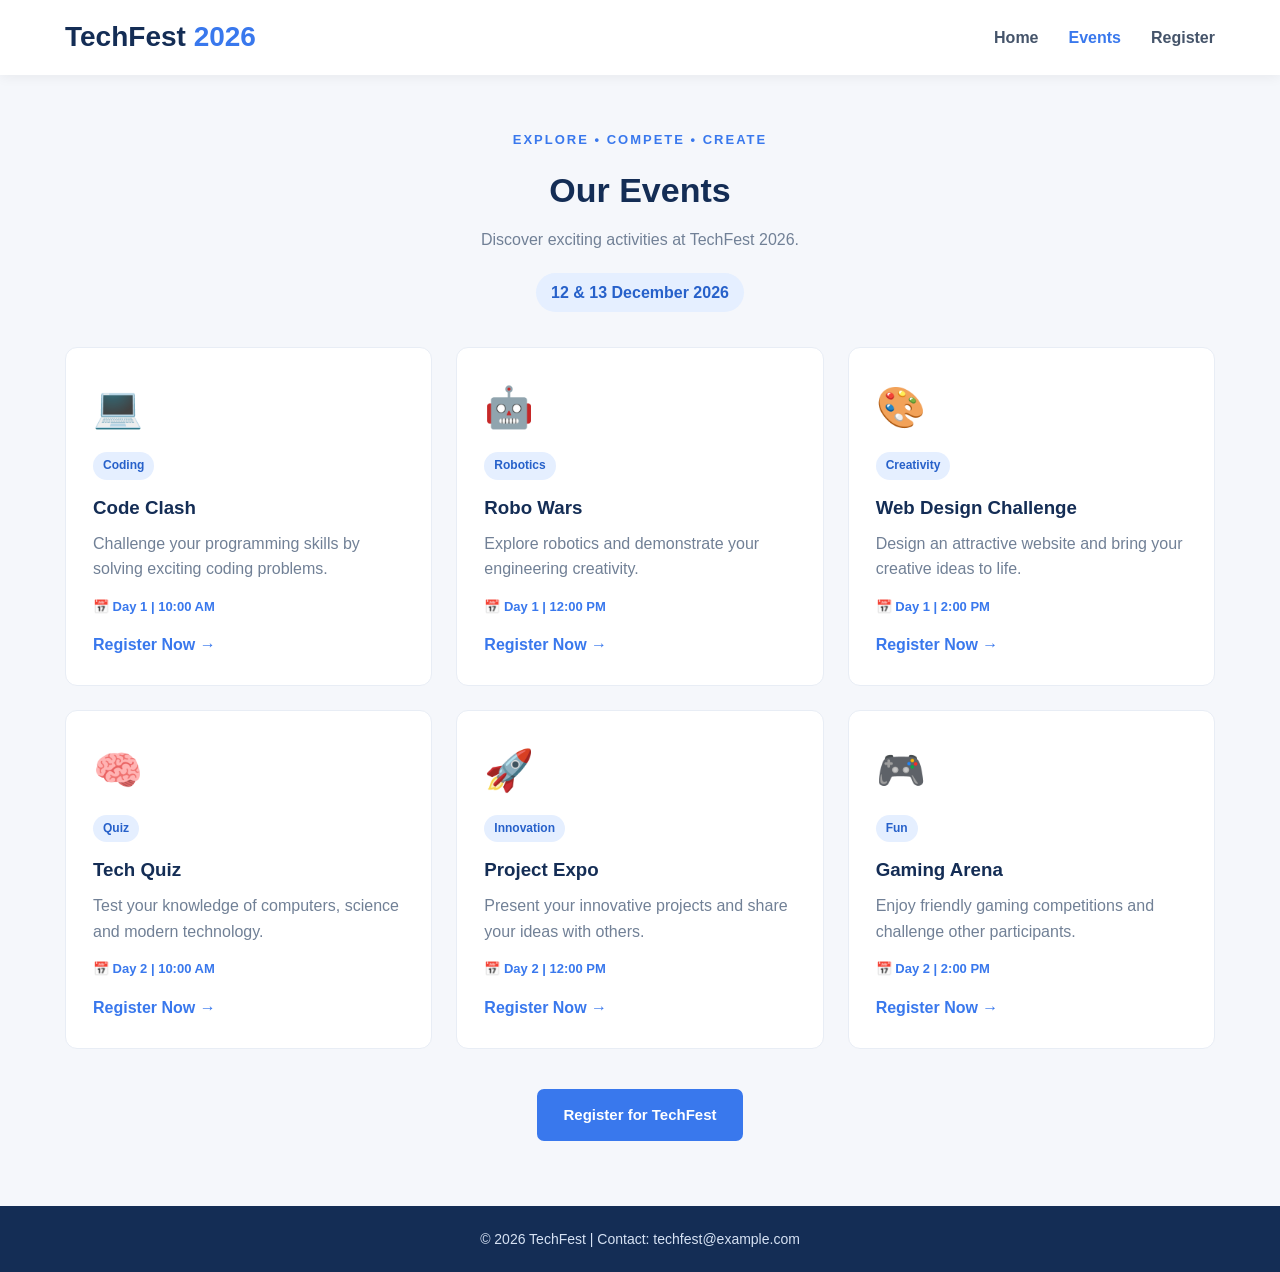
<file: events.html>
<!DOCTYPE html>
<html lang="en">
<head>
    <meta charset="UTF-8">
    <meta name="viewport" content="width=device-width, initial-scale=1.0">
    <title>TechFest 2026 | Events</title>
    <link rel="stylesheet" href="style.css">
</head>
<body>

<header>
    <div class="container navbar">
        <h1 class="logo">TechFest <span>2026</span></h1>

        <nav>
            <a href="index.html">Home</a>
            <a class="active" href="events.html">Events</a>
            <a href="register.html">Register</a>
        </nav>
    </div>
</header>

<main class="container page-content">

    <section class="page-heading">
        <p class="eyebrow">EXPLORE • COMPETE • CREATE</p>
        <h2>Our Events</h2>
        <p>Discover exciting activities at TechFest 2026.</p>
        <span class="date-label">12 & 13 December 2026</span>
    </section>

    <section class="events-grid">

        <article class="event-card">
            <div class="event-icon">💻</div>
            <span class="event-tag">Coding</span>
            <h3>Code Clash</h3>
            <p>Challenge your programming skills by solving exciting coding problems.</p>
            <p class="event-info">📅 Day 1 | 10:00 AM</p>
            <a href="register.html" class="text-link">Register Now →</a>
        </article>

        <article class="event-card">
            <div class="event-icon">🤖</div>
            <span class="event-tag">Robotics</span>
            <h3>Robo Wars</h3>
            <p>Explore robotics and demonstrate your engineering creativity.</p>
            <p class="event-info">📅 Day 1 | 12:00 PM</p>
            <a href="register.html" class="text-link">Register Now →</a>
        </article>

        <article class="event-card">
            <div class="event-icon">🎨</div>
            <span class="event-tag">Creativity</span>
            <h3>Web Design Challenge</h3>
            <p>Design an attractive website and bring your creative ideas to life.</p>
            <p class="event-info">📅 Day 1 | 2:00 PM</p>
            <a href="register.html" class="text-link">Register Now →</a>
        </article>

        <article class="event-card">
            <div class="event-icon">🧠</div>
            <span class="event-tag">Quiz</span>
            <h3>Tech Quiz</h3>
            <p>Test your knowledge of computers, science and modern technology.</p>
            <p class="event-info">📅 Day 2 | 10:00 AM</p>
            <a href="register.html" class="text-link">Register Now →</a>
        </article>

        <article class="event-card">
            <div class="event-icon">🚀</div>
            <span class="event-tag">Innovation</span>
            <h3>Project Expo</h3>
            <p>Present your innovative projects and share your ideas with others.</p>
            <p class="event-info">📅 Day 2 | 12:00 PM</p>
            <a href="register.html" class="text-link">Register Now →</a>
        </article>

        <article class="event-card">
            <div class="event-icon">🎮</div>
            <span class="event-tag">Fun</span>
            <h3>Gaming Arena</h3>
            <p>Enjoy friendly gaming competitions and challenge other participants.</p>
            <p class="event-info">📅 Day 2 | 2:00 PM</p>
            <a href="register.html" class="text-link">Register Now →</a>
        </article>

    </section>

    <div class="center-button">
        <a href="register.html" class="btn">Register for TechFest</a>
    </div>

</main>

<footer>
    <p>©️ 2026 TechFest | Contact: techfest@example.com</p>
</footer>

</body>
</html>
</file>
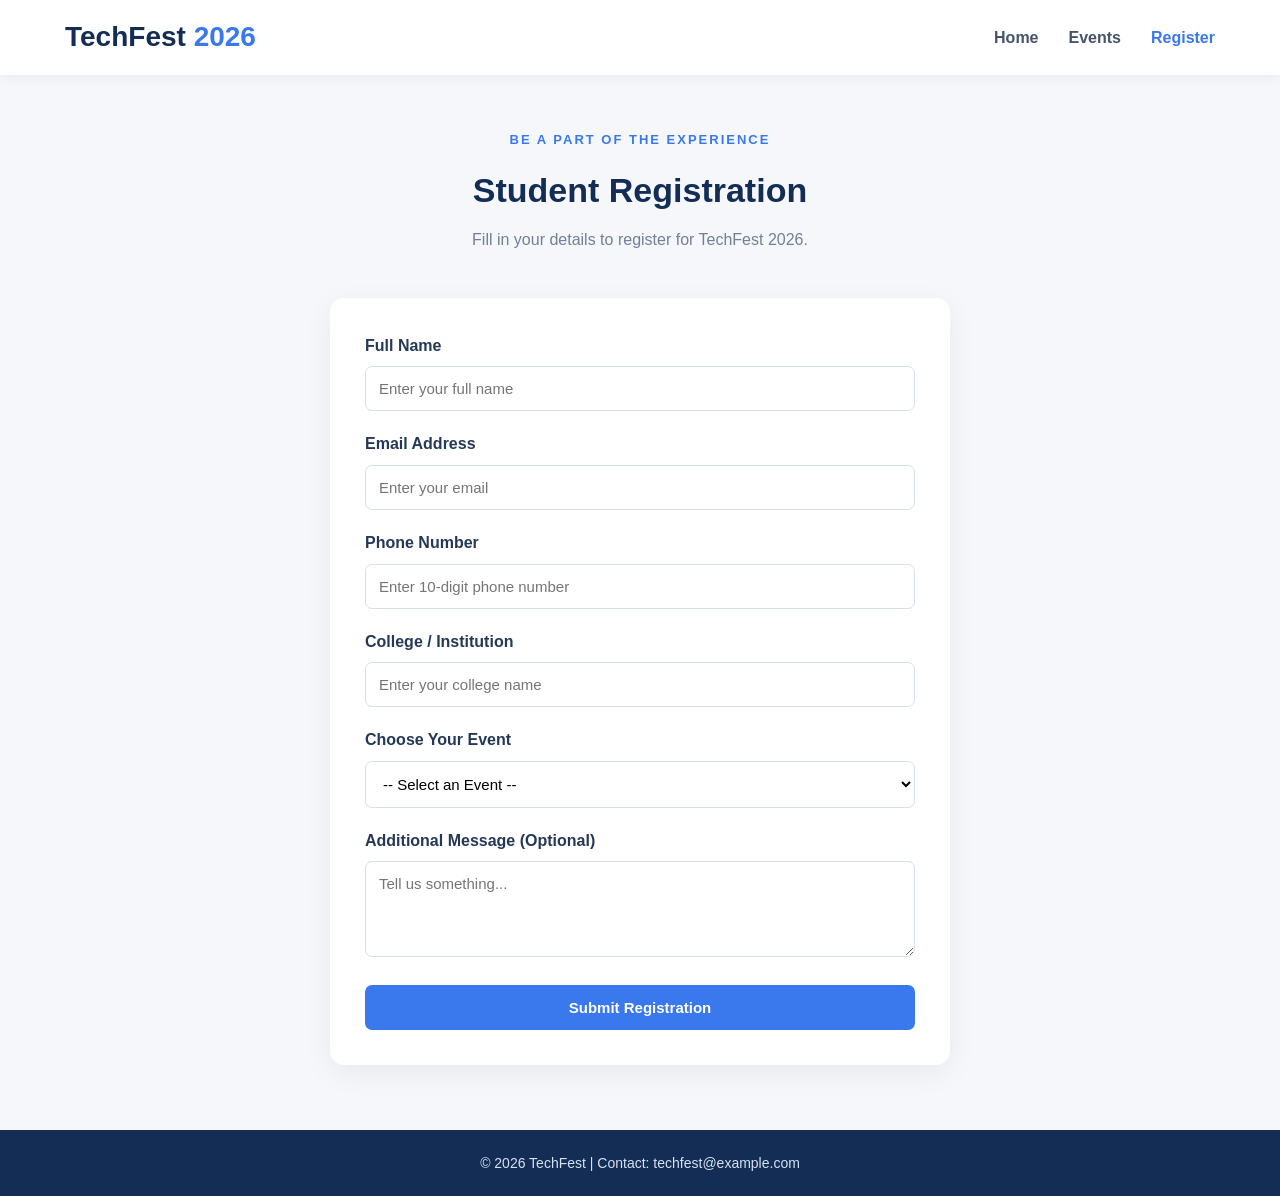
<file: register.html>
<!DOCTYPE html>
<html lang="en">
<head>
    <meta charset="UTF-8">
    <meta name="viewport" content="width=device-width, initial-scale=1.0">
    <title>TechFest 2026 | Register</title>
    <link rel="stylesheet" href="style.css">
    <script src="script.js" defer></script>
</head>
<body>

<header>
    <div class="container navbar">
        <h1 class="logo">TechFest <span>2026</span></h1>

        <nav>
            <a href="index.html">Home</a>
            <a href="events.html">Events</a>
            <a class="active" href="register.html">Register</a>
        </nav>
    </div>
</header>

<main class="container page-content">

    <section class="page-heading">
        <p class="eyebrow">BE A PART OF THE EXPERIENCE</p>
        <h2>Student Registration</h2>
        <p>Fill in your details to register for TechFest 2026.</p>
    </section>

    <section class="form-container">

        <form id="registrationForm">

            <div class="form-group">
                <label for="name">Full Name</label>
                <input type="text" id="name"
                    placeholder="Enter your full name" required>
            </div>

            <div class="form-group">
                <label for="email">Email Address</label>
                <input type="email" id="email"
                    placeholder="Enter your email" required>
            </div>

            <div class="form-group">
                <label for="phone">Phone Number</label>
                <input type="tel" id="phone"
                    placeholder="Enter 10-digit phone number"
                    pattern="[0-9]{10}" required>
            </div>

            <div class="form-group">
                <label for="college">College / Institution</label>
                <input type="text" id="college"
                    placeholder="Enter your college name" required>
            </div>

            <div class="form-group">
                <label for="event">Choose Your Event</label>
                <select id="event" required>
                    <option value="">-- Select an Event --</option>
                    <option>Code Clash</option>
                    <option>Robo Wars</option>
                    <option>Web Design Challenge</option>
                    <option>Tech Quiz</option>
                    <option>Project Expo</option>
                    <option>Gaming Arena</option>
                </select>
            </div>

            <div class="form-group">
                <label for="message">Additional Message (Optional)</label>
                <textarea id="message"
                    placeholder="Tell us something..."
                    rows="4"></textarea>
            </div>

            <button type="submit" class="btn submit-btn">
                Submit Registration
            </button>

        </form>

        <div id="confirmation" class="confirmation" hidden>
            <div class="success-icon">✓</div>
            <h2>Registration Successful!</h2>
            <p>Thank you for registering for TechFest 2026.</p>
            <p id="confirmationDetails"></p>
            <a href="index.html" class="btn">Back to Home</a>
        </div>

    </section>

</main>

<footer>
    <p>©️ 2026 TechFest | Contact: techfest@example.com</p>
</footer>

</body>
</html>
</file>
<file: style.css>
/* GENERAL SETTINGS */

* {
    margin: 0;
    padding: 0;
    box-sizing: border-box;
}

body {
    font-family: Arial, Helvetica, sans-serif;
    background: #f5f7fb;
    color: #202b3c;
    line-height: 1.6;
}

.container {
    width: 90%;
    max-width: 1150px;
    margin: auto;
}

a {
    text-decoration: none;
}

/* HEADER AND NAVIGATION */

header {
    background: #ffffff;
    box-shadow: 0 2px 12px rgba(0,0,0,0.06);
    position: sticky;
    top: 0;
    z-index: 100;
}

.navbar {
    min-height: 75px;
    display: flex;
    align-items: center;
    justify-content: space-between;
    gap: 20px;
}

.logo {
    font-size: 28px;
    color: #142d55;
}

.logo span {
    color: #3978ed;
}

nav {
    display: flex;
    gap: 30px;
}

nav a {
    color: #45546a;
    font-weight: 600;
    transition: 0.3s;
}

nav a:hover,
nav a.active {
    color: #3978ed;
}

/* HOME HERO */

.hero {
    padding: 65px 0;
    display: grid;
    grid-template-columns: 1fr 1.1fr;
    align-items: center;
    gap: 45px;
}

.eyebrow {
    color: #3978ed;
    font-weight: bold;
    font-size: 13px;
    letter-spacing: 2px;
    margin-bottom: 12px;
}

.hero h2 {
    font-size: clamp(32px, 5vw, 48px);
    line-height: 1.15;
    color: #142d55;
    margin-bottom: 20px;
}

.hero-content > p:not(.eyebrow) {
    color: #64748b;
    font-size: 17px;
    margin-bottom: 20px;
}

.date-box {
    display: inline-flex;
    gap: 8px;
    flex-wrap: wrap;
    background: #e5efff;
    padding: 12px 16px;
    border-radius: 8px;
    margin-bottom: 25px;
}

.date-box span {
    color: #2761ca;
    font-weight: bold;
}

.hero-buttons {
    display: flex;
    flex-wrap: wrap;
    gap: 12px;
}

.hero-image img {
    width: 100%;
    height: 360px;
    object-fit: cover;
    border-radius: 15px;
    box-shadow: 0 15px 35px rgba(20,45,85,0.15);
}

/* BUTTONS */

.btn {
    display: inline-block;
    background: #3978ed;
    color: white;
    border: 2px solid #3978ed;
    padding: 12px 24px;
    border-radius: 7px;
    font-size: 15px;
    font-weight: bold;
    cursor: pointer;
    transition: 0.3s;
}

.btn:hover {
    background: #245ac2;
    border-color: #245ac2;
    transform: translateY(-2px);
}

.btn-outline {
    background: transparent;
    color: #3978ed;
}

.btn-outline:hover {
    color: white;
}

/* WHY JOIN */

.why-section {
    padding: 50px 0 65px;
    text-align: center;
}

.why-section h2,
.page-heading h2 {
    color: #142d55;
    font-size: 34px;
}

.section-subtitle {
    color: #718096;
    margin: 8px 0 30px;
}

.benefit-grid {
    display: grid;
    grid-template-columns: repeat(3, 1fr);
    gap: 22px;
}

.benefit-card {
    background: white;
    padding: 30px 22px;
    border-radius: 12px;
    box-shadow: 0 5px 20px rgba(0,0,0,0.05);
}

.benefit-icon {
    font-size: 38px;
    margin-bottom: 12px;
}

.benefit-card h3 {
    color: #142d55;
    margin-bottom: 8px;
}

.benefit-card p {
    color: #718096;
}

/* CALL TO ACTION */

.cta {
    text-align: center;
    background: #142d55;
    color: white;
    padding: 45px 20px;
    border-radius: 14px;
    margin-bottom: 65px;
}

.cta h2 {
    font-size: 28px;
    margin-bottom: 10px;
}

.cta p {
    margin-bottom: 20px;
    color: #d6e2f4;
}

/* OTHER PAGE HEADINGS */

.page-content {
    padding-bottom: 65px;
}

.page-heading {
    text-align: center;
    padding: 55px 0 35px;
}

.page-heading > p:not(.eyebrow) {
    color: #718096;
    margin: 10px 0;
}

.date-label {
    display: inline-block;
    background: #e5efff;
    color: #2761ca;
    padding: 7px 15px;
    border-radius: 20px;
    font-weight: bold;
    margin-top: 10px;
}

/* EVENTS PAGE */

.events-grid {
    display: grid;
    grid-template-columns: repeat(3, 1fr);
    gap: 24px;
}

.event-card {
    background: white;
    padding: 27px;
    border-radius: 12px;
    border: 1px solid #e8edf5;
    transition: 0.3s;
}

.event-card:hover {
    transform: translateY(-5px);
    box-shadow: 0 10px 25px rgba(0,0,0,0.08);
}

.event-icon {
    font-size: 40px;
    margin-bottom: 12px;
}

.event-tag {
    display: inline-block;
    background: #e5efff;
    color: #2761ca;
    padding: 4px 10px;
    border-radius: 20px;
    font-size: 12px;
    font-weight: bold;
}

.event-card h3 {
    color: #142d55;
    margin: 13px 0 8px;
}

.event-card p {
    color: #718096;
    margin-bottom: 15px;
}

.event-card .event-info {
    color: #3978ed;
    font-size: 13px;
    font-weight: bold;
}

.text-link {
    color: #3978ed;
    font-weight: bold;
}

.center-button {
    text-align: center;
    margin-top: 40px;
}

/* REGISTRATION FORM */

.form-container {
    max-width: 620px;
    margin: 0 auto;
    background: white;
    padding: 35px;
    border-radius: 14px;
    box-shadow: 0 8px 30px rgba(0,0,0,0.06);
}

.form-group {
    margin-bottom: 20px;
}

.form-group label {
    display: block;
    font-weight: bold;
    color: #253957;
    margin-bottom: 8px;
}

.form-group input,
.form-group select,
.form-group textarea {
    width: 100%;
    padding: 13px;
    border: 1px solid #d8dfeb;
    border-radius: 7px;
    font-size: 15px;
    font-family: inherit;
    outline: none;
    background: #fff;
}

.form-group input:focus,
.form-group select:focus,
.form-group textarea:focus {
    border-color: #3978ed;
    box-shadow: 0 0 0 3px rgba(57,120,237,0.12);
}

.submit-btn {
    width: 100%;
}

.confirmation {
    text-align: center;
    padding: 25px 10px;
}

.confirmation[hidden] {
    display: none;
}

.success-icon {
    width: 65px;
    height: 65px;
    display: grid;
    place-items: center;
    background: #dcfce7;
    color: #15803d;
    border-radius: 50%;
    font-size: 35px;
    margin: 0 auto 20px;
}

.confirmation h2 {
    color: #15803d;
    margin-bottom: 12px;
}

.confirmation p {
    color: #64748b;
    margin-bottom: 20px;
}

/* FOOTER */

footer {
    background: #142d55;
    color: #d6e2f4;
    text-align: center;
    padding: 22px;
    font-size: 14px;
}

/* MOBILE RESPONSIVENESS */

@media (max-width: 768px) {

    .navbar {
        flex-direction: column;
        padding: 15px 0;
    }

    nav {
        gap: 20px;
    }

    .hero {
        grid-template-columns: 1fr;
        padding: 40px 0;
    }

    .hero-image img {
        height: 250px;
    }

    .benefit-grid,
    .events-grid {
        grid-template-columns: 1fr;
    }

    .hero h2 {
        font-size: 34px;
    }

    .form-container {
        padding: 22px;
    }

    .page-heading h2 {
        font-size: 29px;
    }
}
</file>
